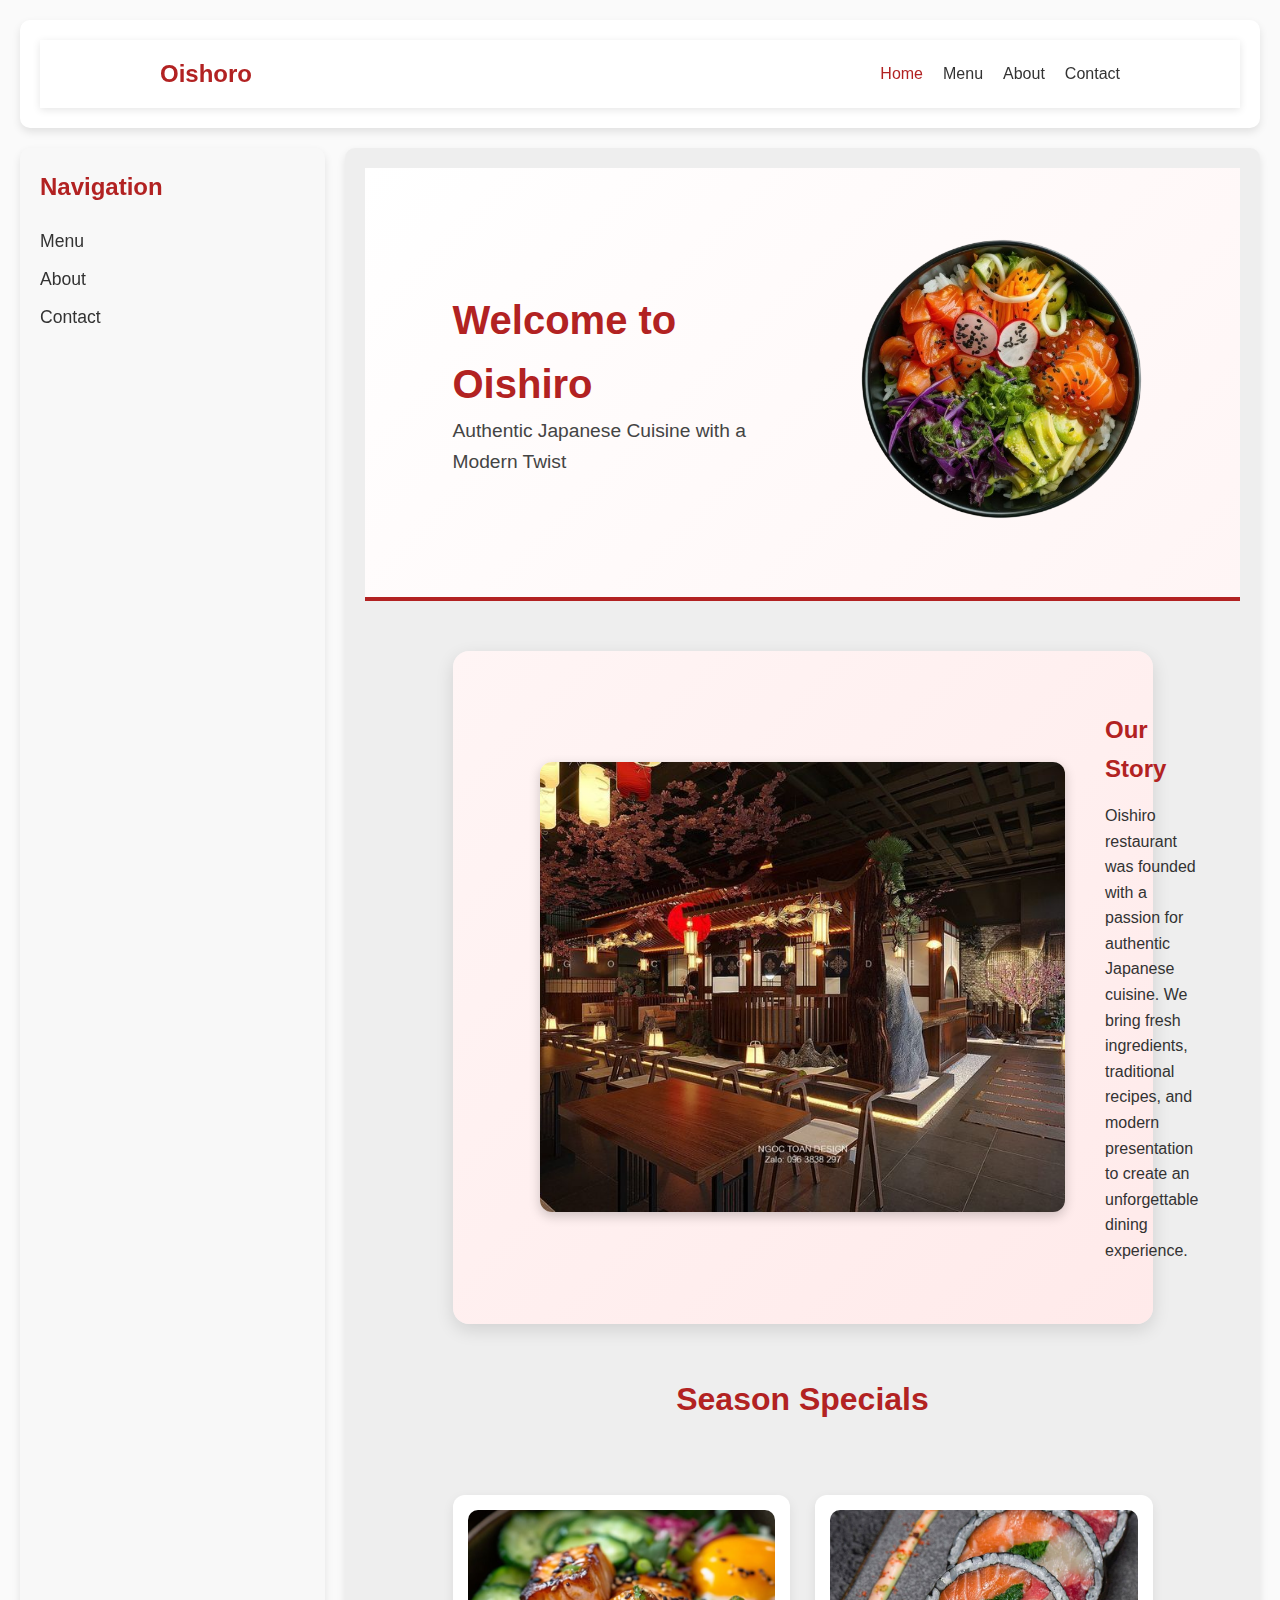
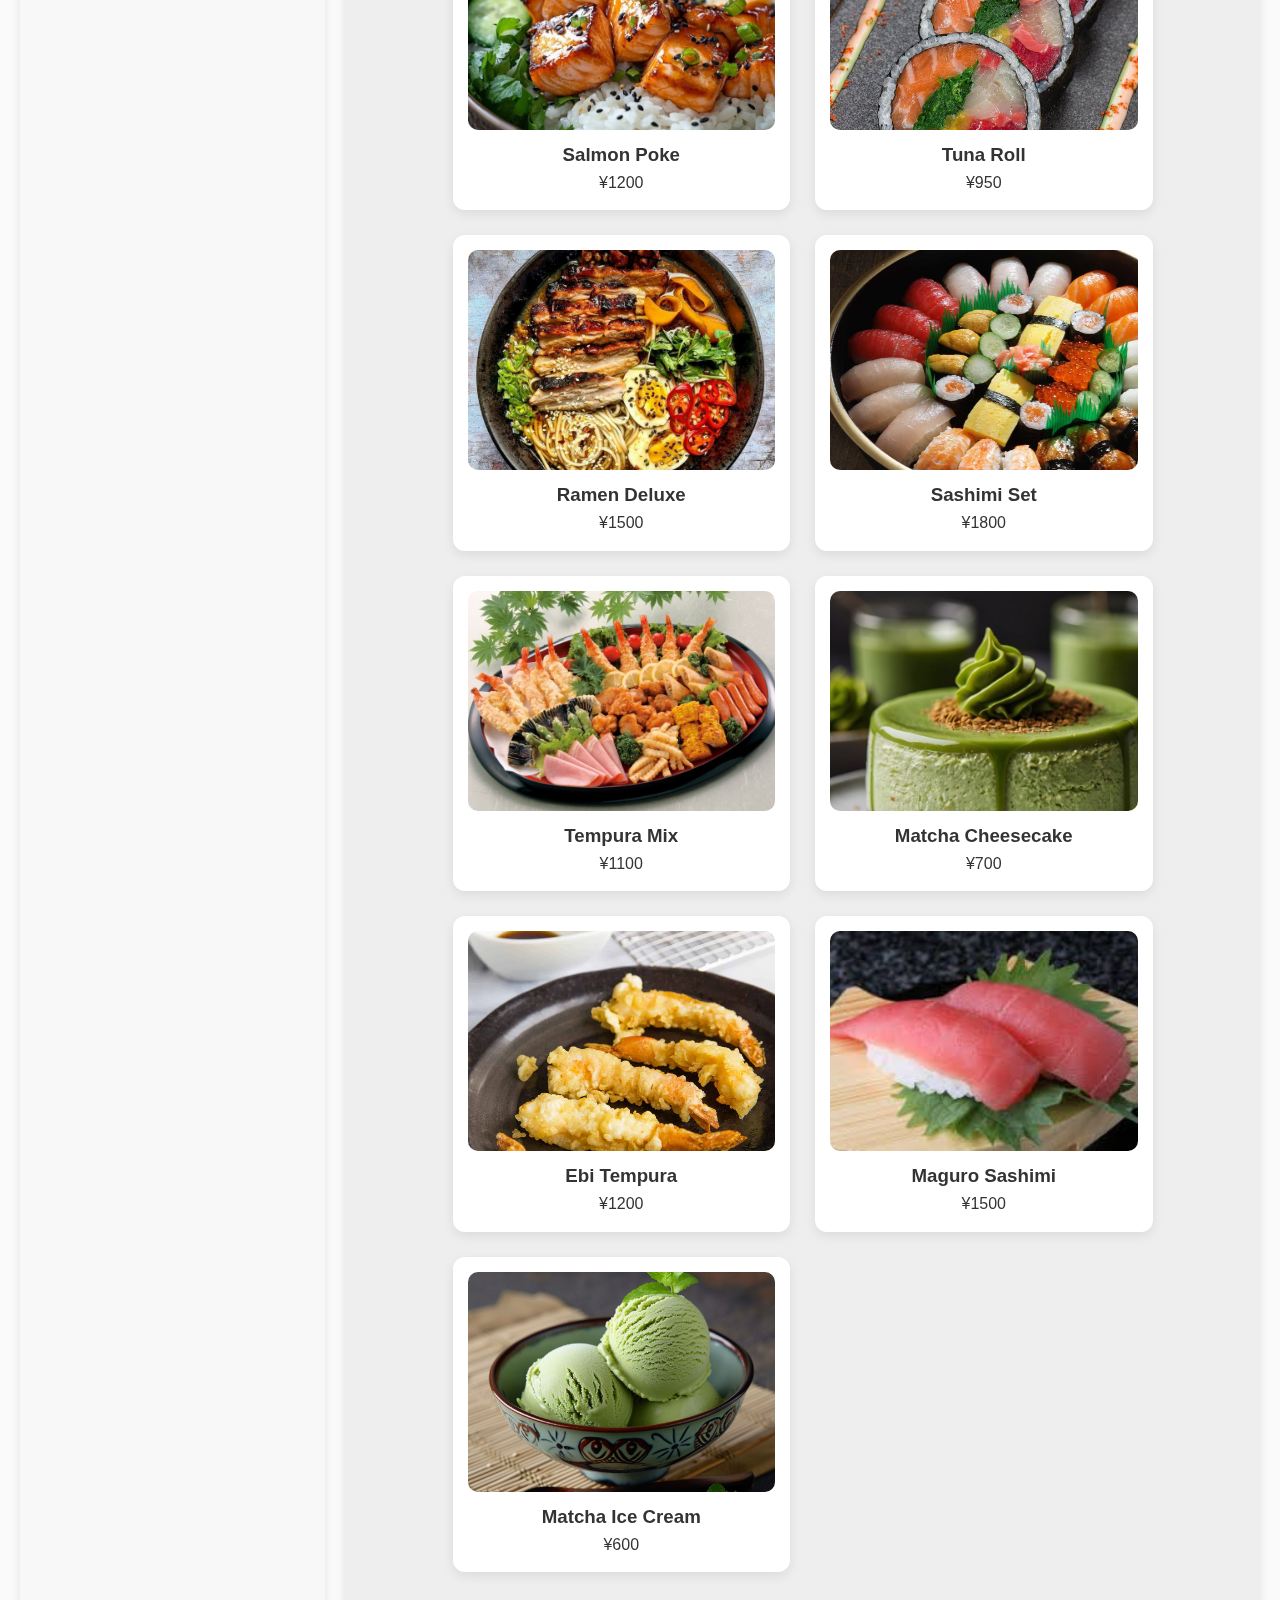
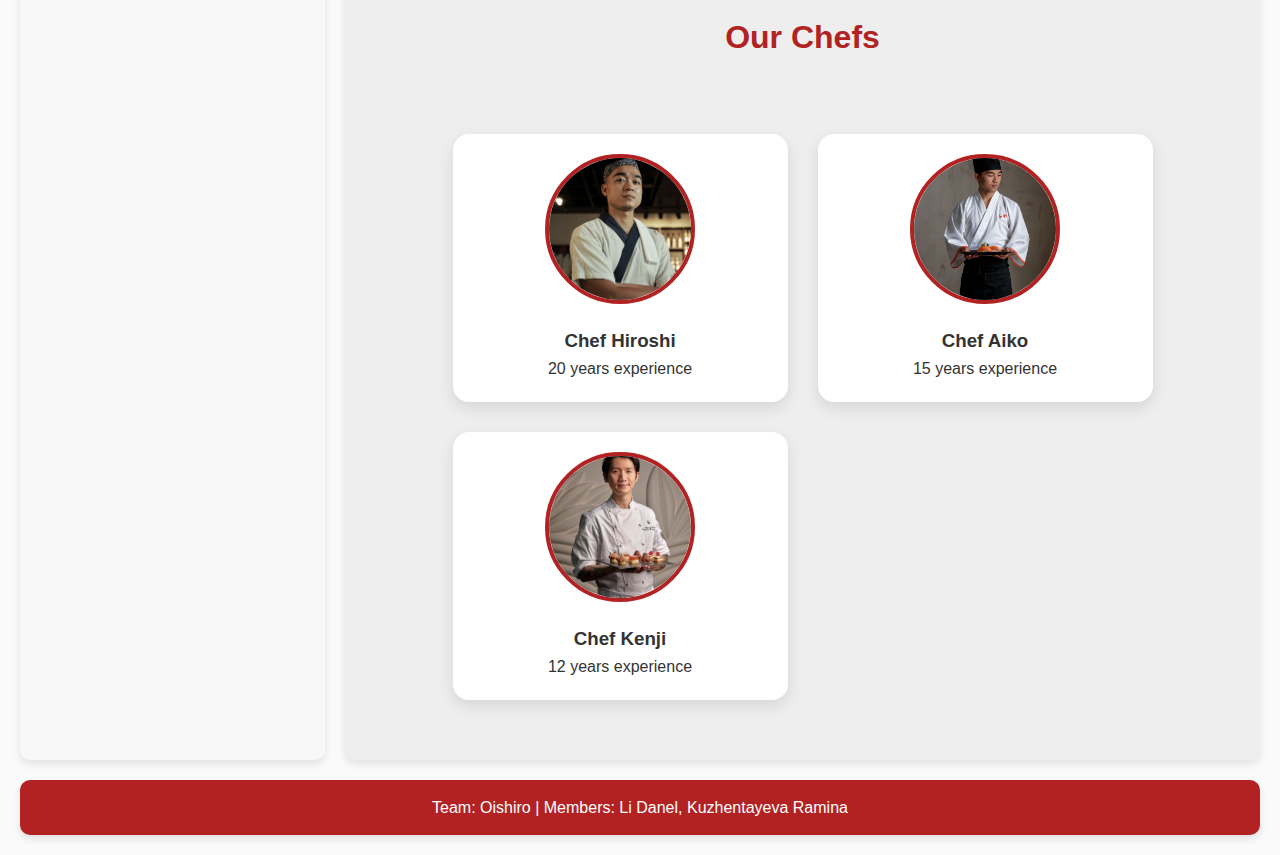
<file: index.html>
<!DOCTYPE html>
<html lang="en">
<head>
  <meta charset="UTF-8">
  <title>Sakura Bowl - Home</title>
  <link rel="stylesheet" href="style.css">
</head>
<body class="home-page">
  <div class="container">


    <!-- Header -->
    <header class="header">
      <nav>
        <div class="logo">Oishoro</div>
        <ul>
          <li><a href="index.html" class="active">Home</a></li>
          <li><a href="menu.html">Menu</a></li>
          <li><a href="indexr.html">About</a></li>
          <li><a href="contact.html">Contact</a></li>
        </ul>
      </nav>
    </header>


    <!-- Sidebar -->
    <aside class="sidebar">
      <h3>Navigation</h3>
      <ul>
        <li><a href="menu.html">Menu</a></li>
        <li><a href="indexr.html">About</a></li>
        <li><a href="contact.html">Contact</a></li>
      </ul>
    </aside>


    <!-- Main -->
    <main class="main-container">
      <!-- Hero -->
      <section id="main-hero" class="hero">
        <div class="hero-left">
          <h1>Welcome to Oishiro</h1>
          <p>Authentic Japanese Cuisine with a Modern Twist</p>
        </div>
        <div class="hero-right">
          <div class="hero-bowl-wrapper">
            <img src="image/bowl_home.png" alt="Japanese Bowl" class="hero-bowl">
          </div>
        </div>
      </section>


      <!-- Story -->
      <section class="story">
        <img src="image/interier.jpg" alt="Restaurant Story">
        <div>
          <h2>Our Story</h2>
          <p>
            Oishiro restaurant was founded with a passion for authentic Japanese cuisine.
            We bring fresh ingredients, traditional recipes, and modern presentation
            to create an unforgettable dining experience.
          </p>
        </div>
      </section>


      <!-- Season Specials -->
      <section class="new-dishes">
  <h2>Season Specials</h2>
  <div class="dish-grid">
   
    <div class="dish-card">
      <img src="image/salmon_poke.jpg" alt="Salmon Poke">
      <div class="overlay"><p>Fresh salmon poke bowl</p></div>
      <h3>Salmon Poke</h3>
      <p>¥1200</p>
    </div>


    <div class="dish-card">
      <img src="image/tuna_roll.jpg" alt="Tuna Roll">
      <div class="overlay"><p>Classic tuna sushi roll</p></div>
      <h3>Tuna Roll</h3>
      <p>¥950</p>
    </div>


    <div class="dish-card">
      <img src="image/ramen_deluxe.jpg" alt="Ramen Deluxe">
      <div class="overlay"><p>Deluxe ramen with shrimp and egg</p></div>
      <h3>Ramen Deluxe</h3>
      <p>¥1500</p>
    </div>


    <div class="dish-card">
      <img src="image/sashimi_set.jpg" alt="Sashimi Set">
      <div class="overlay"><p>Assorted fresh sashimi</p></div>
      <h3>Sashimi Set</h3>
      <p>¥1800</p>
    </div>


    <div class="dish-card">
      <img src="image/tempura_mix.jpg" alt="Tempura Mix">
      <div class="overlay"><p>Crispy tempura assortment</p></div>
      <h3>Tempura Mix</h3>
      <p>¥1100</p>
    </div>


    <div class="dish-card">
      <img src="image/matcha_cheesecake.jpg" alt="Matcha Cheesecake">
      <div class="overlay"><p>Sweet matcha cheesecake</p></div>
      <h3>Matcha Cheesecake</h3>
      <p>¥700</p>
    </div>


    <div class="dish-card">
      <img src="image/ebi_tempura.jpg" alt="Ebi Tempura">
      <div class="overlay"><p>Golden fried shrimp tempura</p></div>
      <h3>Ebi Tempura</h3>
      <p>¥1200</p>
    </div>


    <div class="dish-card">
      <img src="image/maguro.jpg" alt="Maguro Sashimi">
      <div class="overlay"><p>Fresh tuna sashimi</p></div>
      <h3>Maguro Sashimi</h3>
      <p>¥1500</p>
    </div>


    <div class="dish-card">
      <img src="image/ice_cream.jpg" alt="Matcha Ice Cream">
      <div class="overlay"><p>Creamy green tea ice cream</p></div>
      <h3>Matcha Ice Cream</h3>
      <p>¥600</p>
    </div>


  </div>
</section>




      <!-- Chefs -->
      <section class="chefs">
        <h2>Our Chefs</h2>
        <div class="chef-grid">
          <div class="chef-card"><img src="image/chef_1.jpg"><h3>Chef Hiroshi</h3><p>20 years experience</p></div>
          <div class="chef-card"><img src="image/chef_2.jpg"><h3>Chef Aiko</h3><p>15 years experience</p></div>
          <div class="chef-card"><img src="image/shef_3.jpg"><h3>Chef Kenji</h3><p>12 years experience</p></div>
        </div>
      </section>
    </main>


    <!-- Footer -->
    <footer class="footer">
      <p>Team: Oishiro | Members: Li Danel, Kuzhentayeva Ramina</p>
    </footer>


  </div>
</body>
</html>
</file>
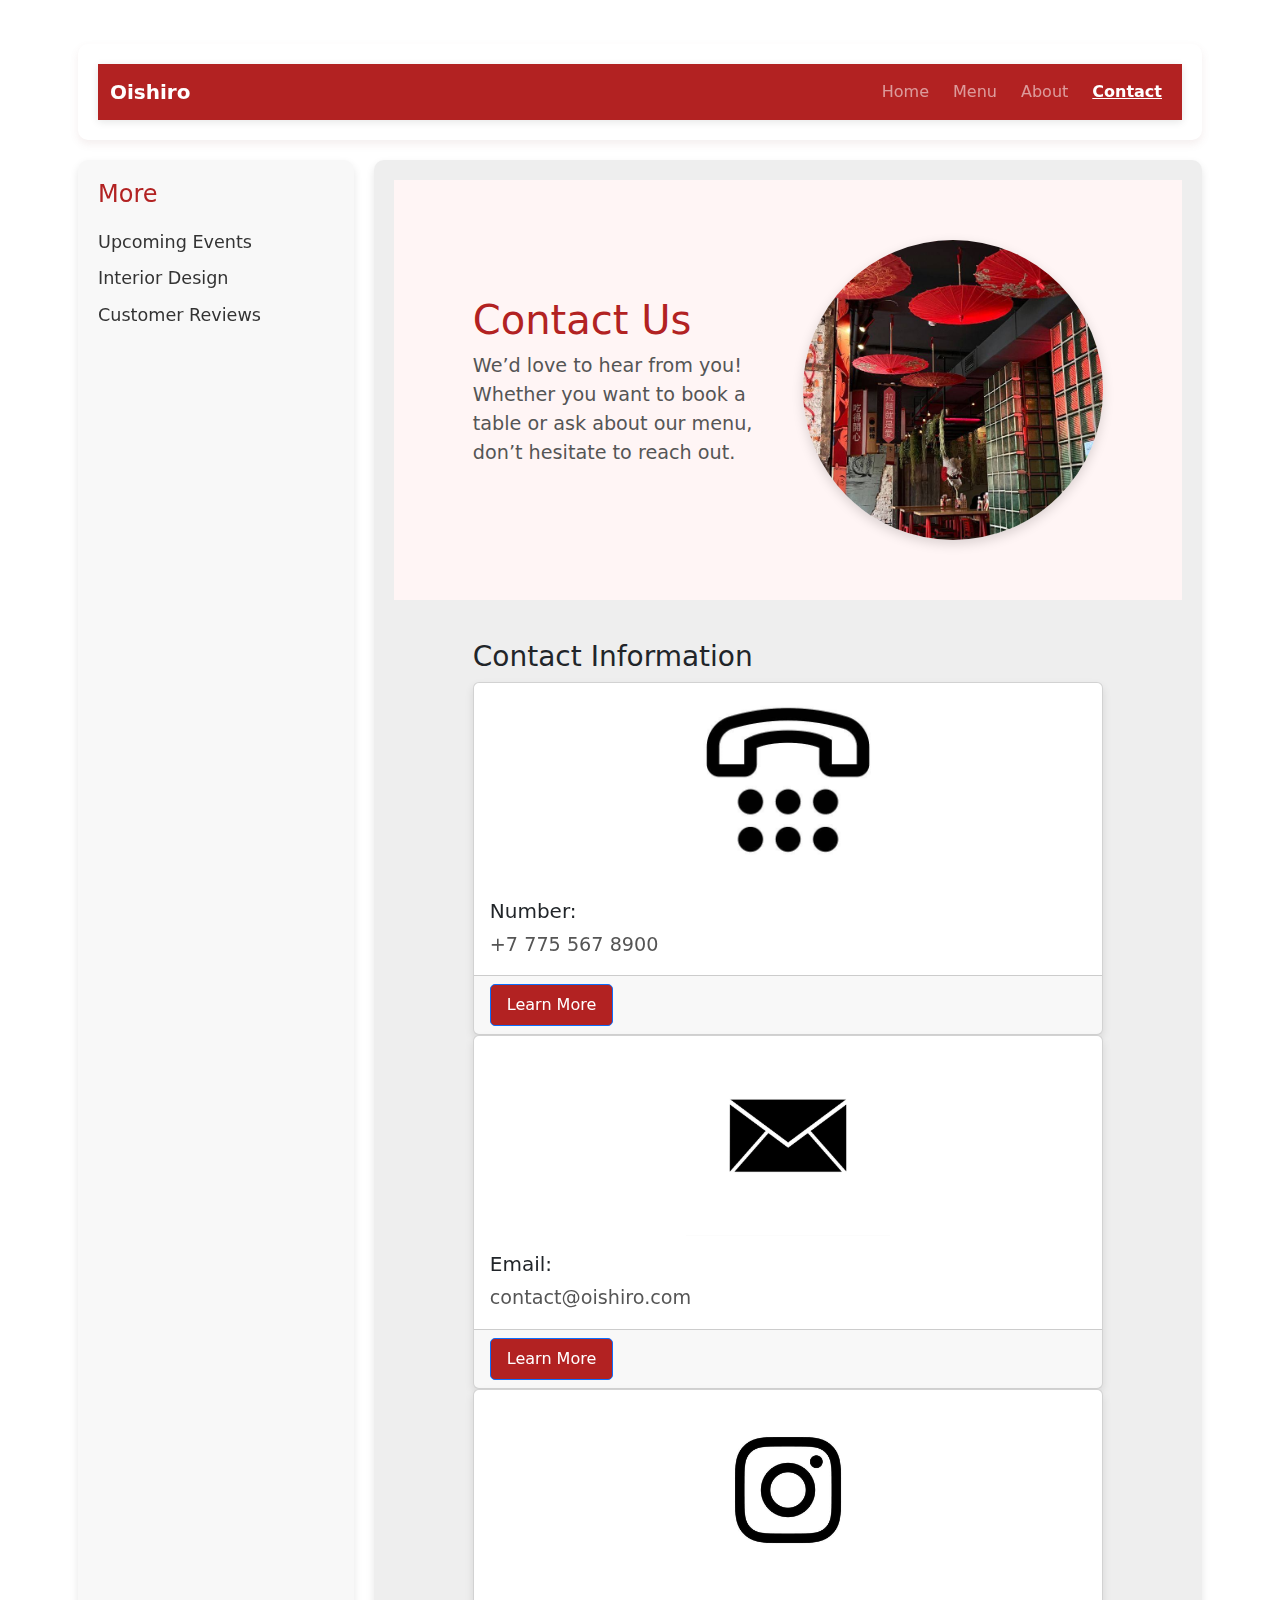
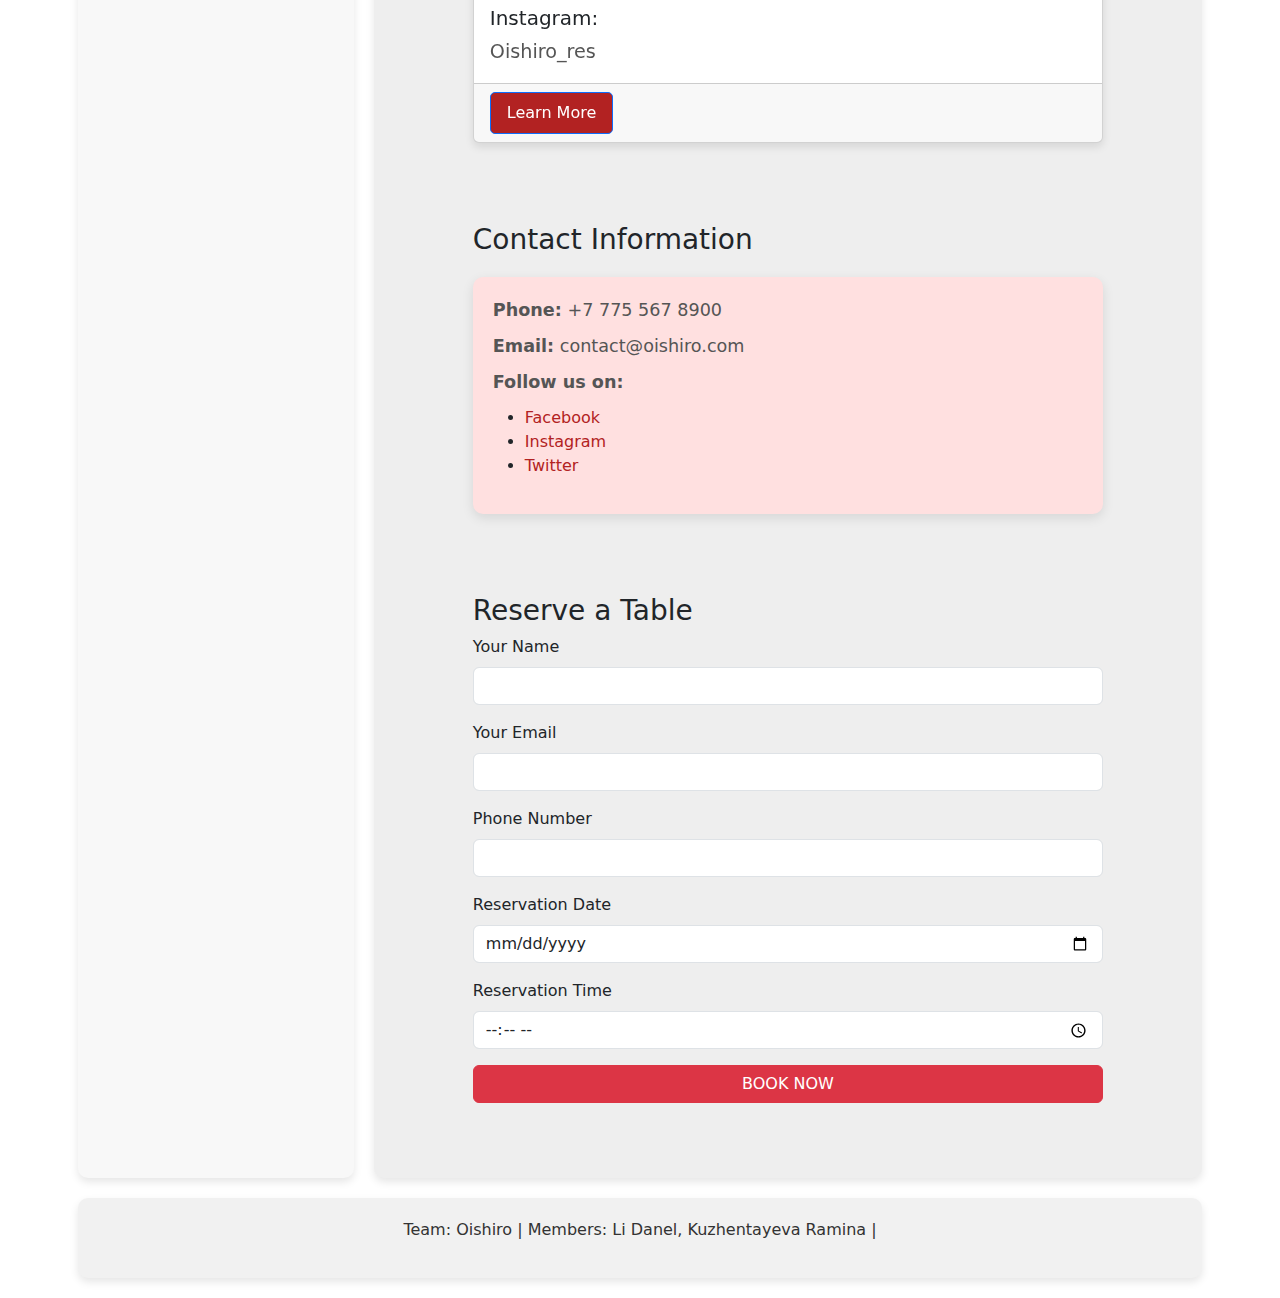
<file: contact.html>
<!DOCTYPE html>
<html lang="en">
<head>
  <meta charset="UTF-8">
  <meta name="viewport" content="width=device-width, initial-scale=1.0">
  <title>Contact Us | Oishiro</title>
  <link rel="stylesheet" href="styles.css">
  <link href="https://cdn.jsdelivr.net/npm/bootstrap@5.3.2/dist/css/bootstrap.min.css" rel="stylesheet">

</head>
<body class="contact-page">

    <div class="container mt-lg-4 px-sm-2">

  <!-- Navigation -->
<header class="header">
  <nav class="navbar navbar-expand-lg navbar-dark" style="background-color:#b22222;">
    <div class="container-fluid">
      <a class="navbar-brand fw-semibold" href="index.html">Oishiro</a>

      <button class="navbar-toggler" type="button" data-bs-toggle="collapse" data-bs-target="#mainNav"
              aria-controls="mainNav" aria-expanded="false" aria-label="Toggle navigation">
        <span class="navbar-toggler-icon"></span>
      </button>

      <div class="collapse navbar-collapse" id="mainNav">
        <ul class="navbar-nav ms-auto gap-lg-2">
          <li class="nav-item"><a class="nav-link" href="index.html">Home</a></li>
          <li class="nav-item"><a class="nav-link" href="menu.html">Menu</a></li>
          <li class="nav-item"><a class="nav-link" href="indexr.html">About</a></li>
          <li class="nav-item"><a class="nav-link active" aria-current="page" href="contact.html">Contact</a></li>
          
        </ul>
      </div>
    </div>
  </nav>
</header>


  <!-- Sidebar -->
<aside class="sidebar">
  <h3>More</h3>
  <ul>
    <li><a href="indexr.html">Upcoming Events</a></li>
    <li><a href="indexr.html">Interior Design</a></li>
    <li><a href="indexr.html">Customer Reviews</a></li>
    
  </ul>
</aside>


 <main class="main-content">
  <!-- Hero Section -->
  <section class="menu-hero">
    <div class="menu-hero-left">
      <h2>Contact Us</h2>
      <p>We’d love to hear from you! Whether you want to book a table or ask about our menu, don’t hesitate to reach out.</p>
    </div>
    <div class="menu-hero-right">
      <div class="menu-h1-wrapper">
        <img src="image/p1.jpg" alt="Rotating Bowl" class="menu-h1">
      </div>
    </div>
  </section>

  <!-- Contact Info Section -->
<section class="contact-info">
  <h3>Contact Information</h3>

  <!-- Bootstrap Card Deck -->
  <div class="card-deck">
    <!-- Карточка 1 -->
    <div class="card">
      <img src="image/number.jpg" class="card-img-top" alt="Image 1">
      <div class="card-body">
        <h5 class="card-title">Number:</h5>
        <p class="card-text"> +7 775 567 8900</p>
      </div>
      <div class="card-footer">
        <a href="#" class="btn btn-primary">Learn More</a>
      </div>
    </div>

    <!-- Карточка 2 -->
    <div class="card">
      <img src="image/email.jpg" class="card-img-top" alt="Image 2">
      <div class="card-body">
        <h5 class="card-title">Email: </h5>
        <p class="card-text">contact@oishiro.com</p>
      </div>
      <div class="card-footer">
        <a href="#" class="btn btn-primary">Learn More</a>
      </div>
    </div>

    <!-- Карточка 3 -->
    <div class="card">
      <img src="image/inst.jpg" class="card-img-top" alt="Image 3">
      <div class="card-body">
        <h5 class="card-title">Instagram:</h5>
        <p class="card-text">Oishiro_res</p>
      </div>
      <div class="card-footer">
        <a href="#" class="btn btn-primary">Learn More</a>
      </div>
    </div>
  </div>
</section>


  <!-- Contact Information Section -->
  <section class="contact-info">
    <h3>Contact Information</h3>
    <div class="info-box">
        <p><strong>Phone:</strong> +7 775 567 8900</p>
        <p><strong>Email:</strong> contact@oishiro.com</p>
        <p><strong>Follow us on:</strong></p>
        <ul>
            <li><a href="https://facebook.com/Oishiro" target="_blank">Facebook</a></li>
            <li><a href="https://instagram.com/Oishiro" target="_blank">Instagram</a></li>
            <li><a href="https://twitter.com/Oishiro" target="_blank">Twitter</a></li>
        </ul>
    </div>
</section>


  <!-- Reservation Form -->
  <section class="reservation">
  <h3>Reserve a Table</h3>
  <form>
    <!-- Your Name -->
    <div class="mb-3">
      <label for="name" class="form-label">Your Name</label>
      <input type="text" class="form-control" id="name" name="name" required>
    </div>

    <!-- Your Email -->
    <div class="mb-3">
      <label for="email" class="form-label">Your Email</label>
      <input type="email" class="form-control" id="email" name="email" required>
    </div>

    <!-- Phone Number -->
    <div class="mb-3">
      <label for="phone" class="form-label">Phone Number</label>
      <input type="tel" class="form-control" id="phone" name="phone" required>
    </div>

    <!-- Reservation Date -->
    <div class="mb-3">
      <label for="date" class="form-label">Reservation Date</label>
      <input type="date" class="form-control" id="date" name="date" required>
    </div>

    <!-- Reservation Time -->
    <div class="mb-3">
      <label for="time" class="form-label">Reservation Time</label>
      <input type="time" class="form-control" id="time" name="time" required>
    </div>

    <!-- Submit Button -->
    <button type="submit" class="btn btn-danger w-100">Book Now</button>
  </form>
</section>

  </main>


  <footer class="footer">
    <p>Team: Oishiro | Members: Li Danel, Kuzhentayeva Ramina |</p>
  </footer>
  
  </div>
<script src="https://cdn.jsdelivr.net/npm/bootstrap@5.3.2/dist/js/bootstrap.bundle.min.js"></script>

</body>
</html>
</file>
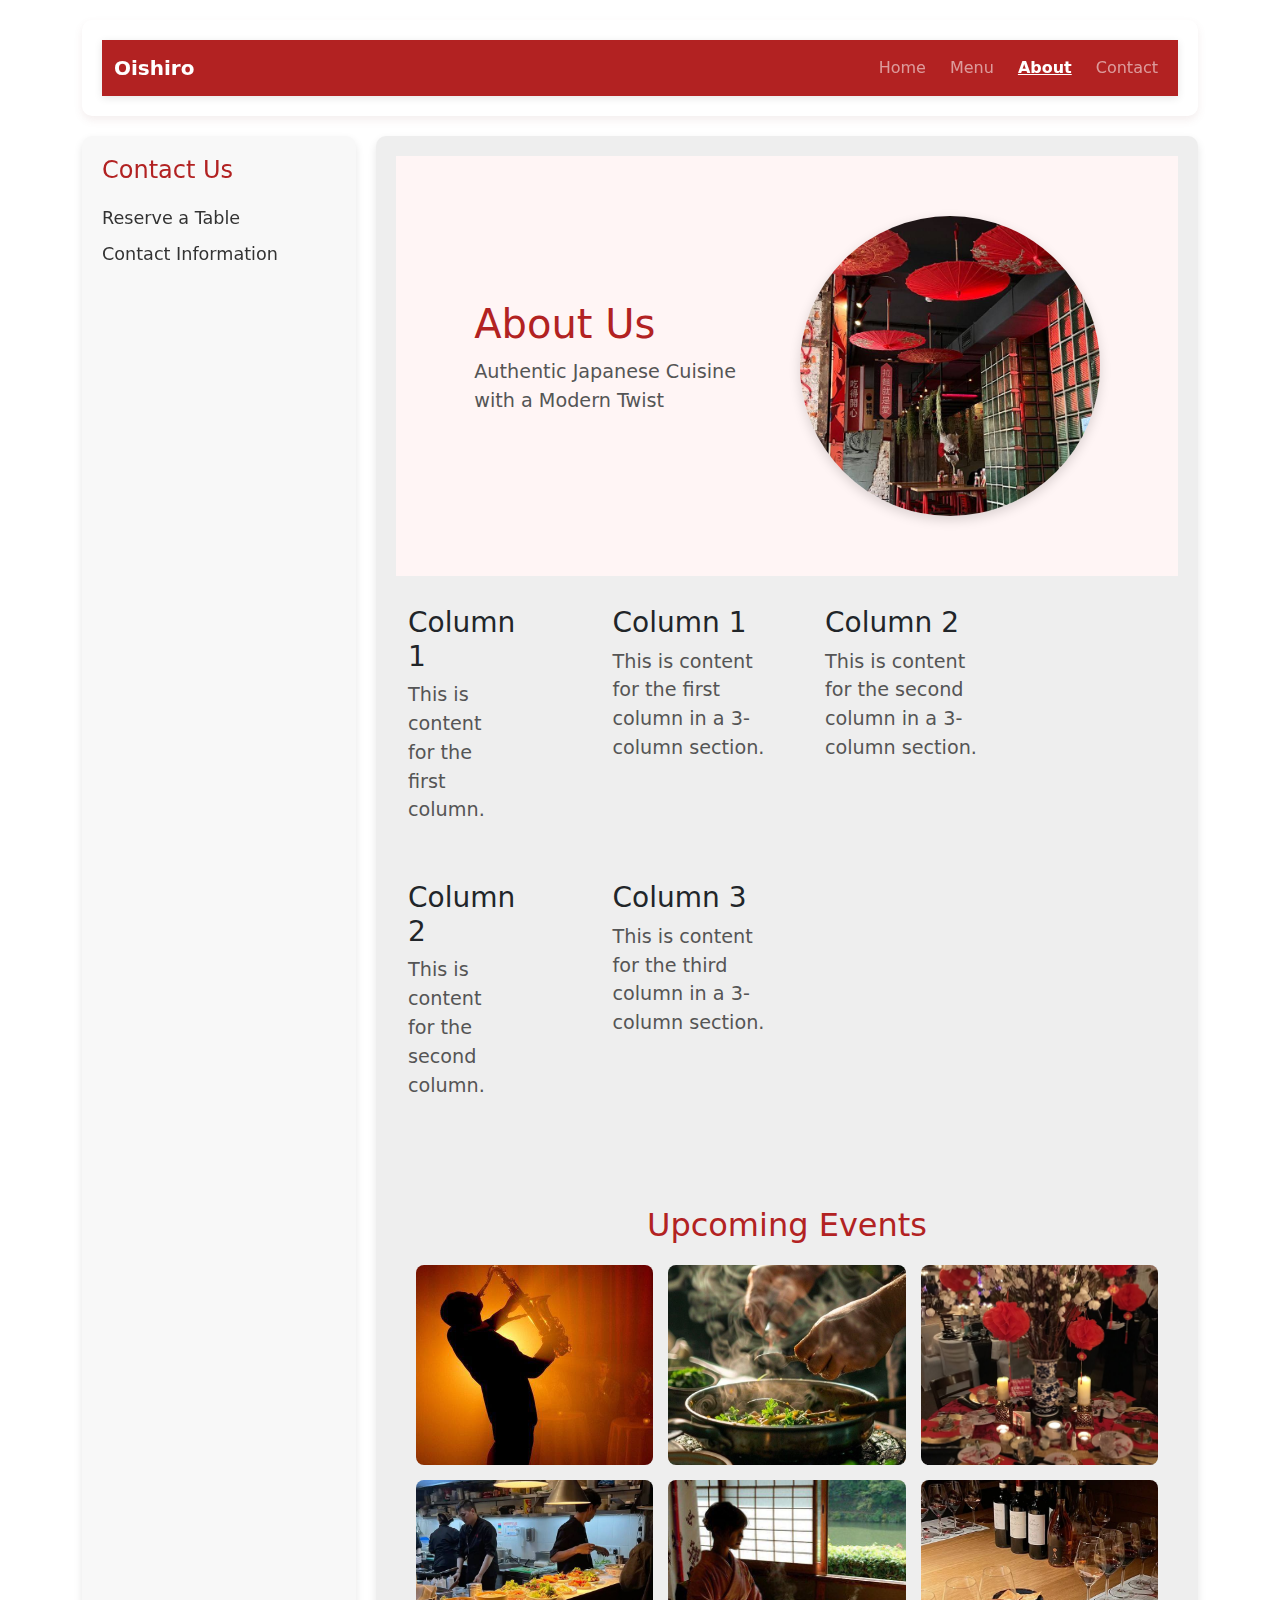
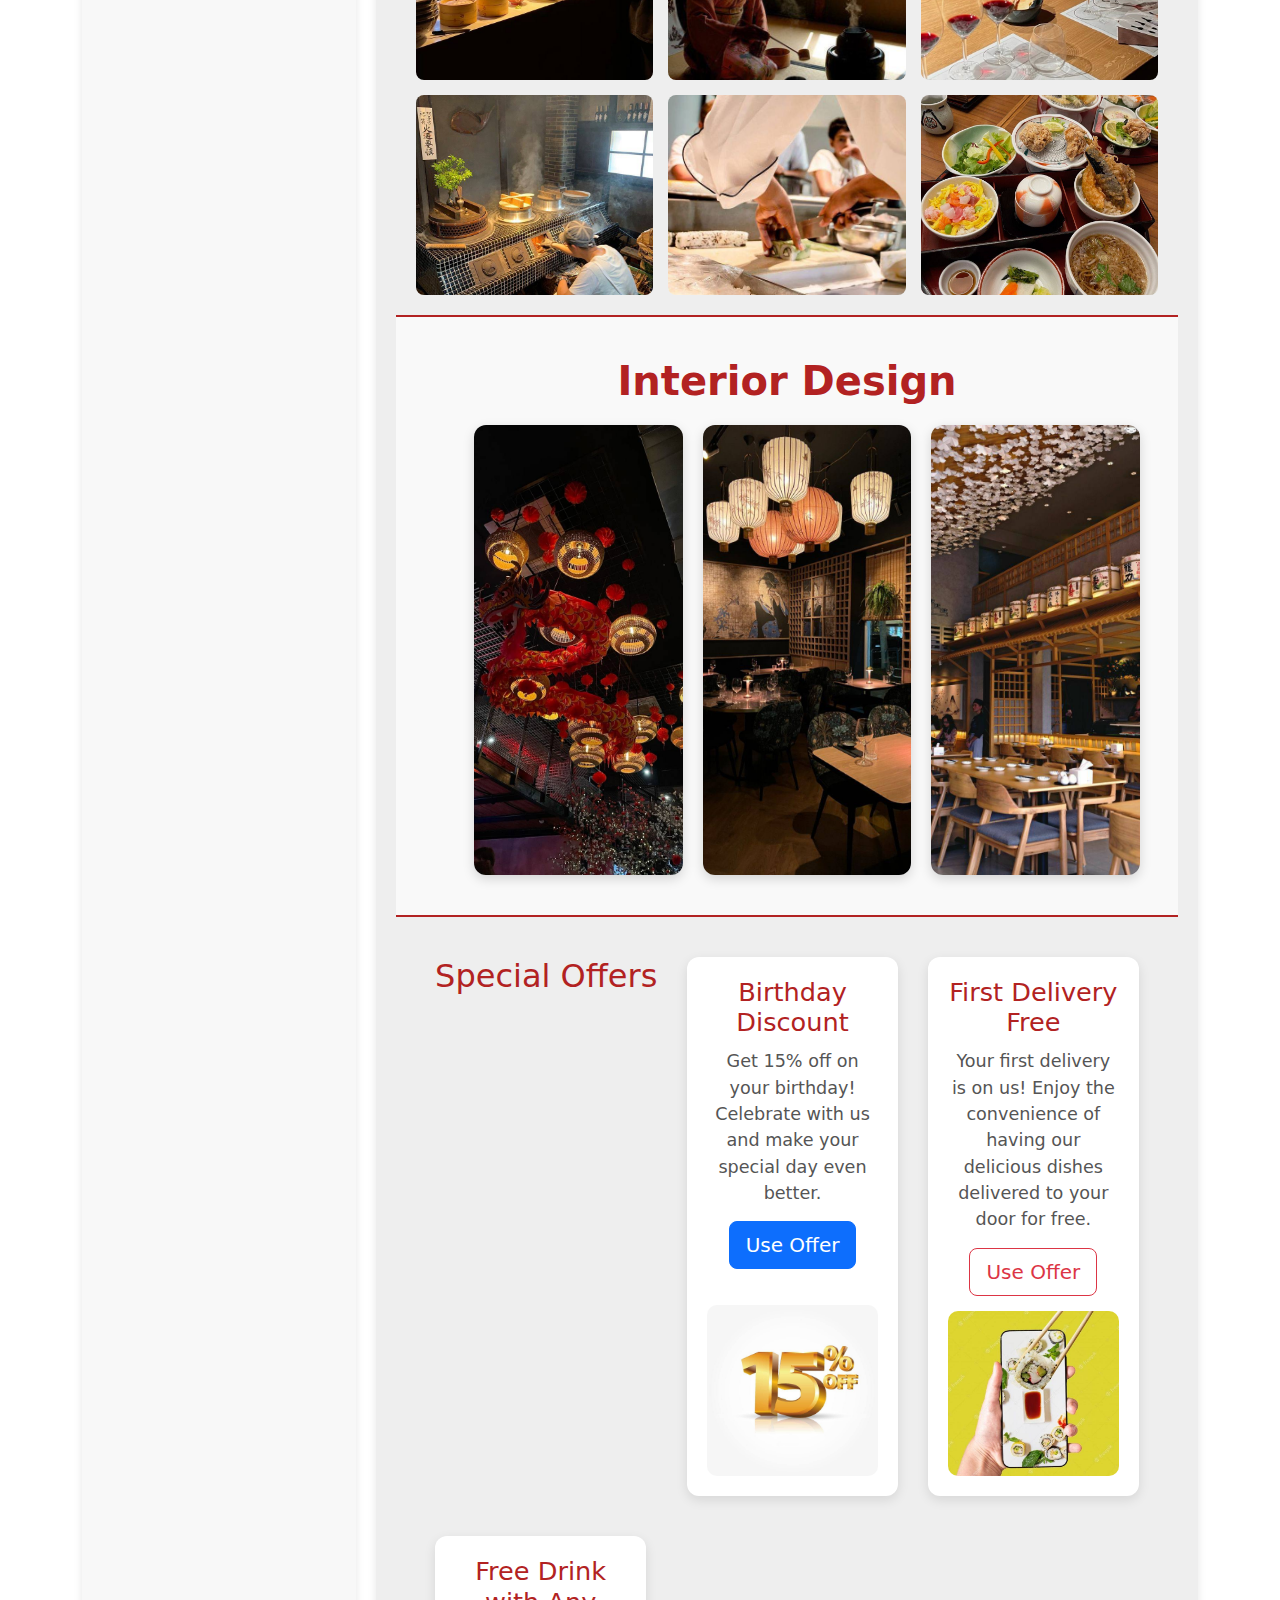
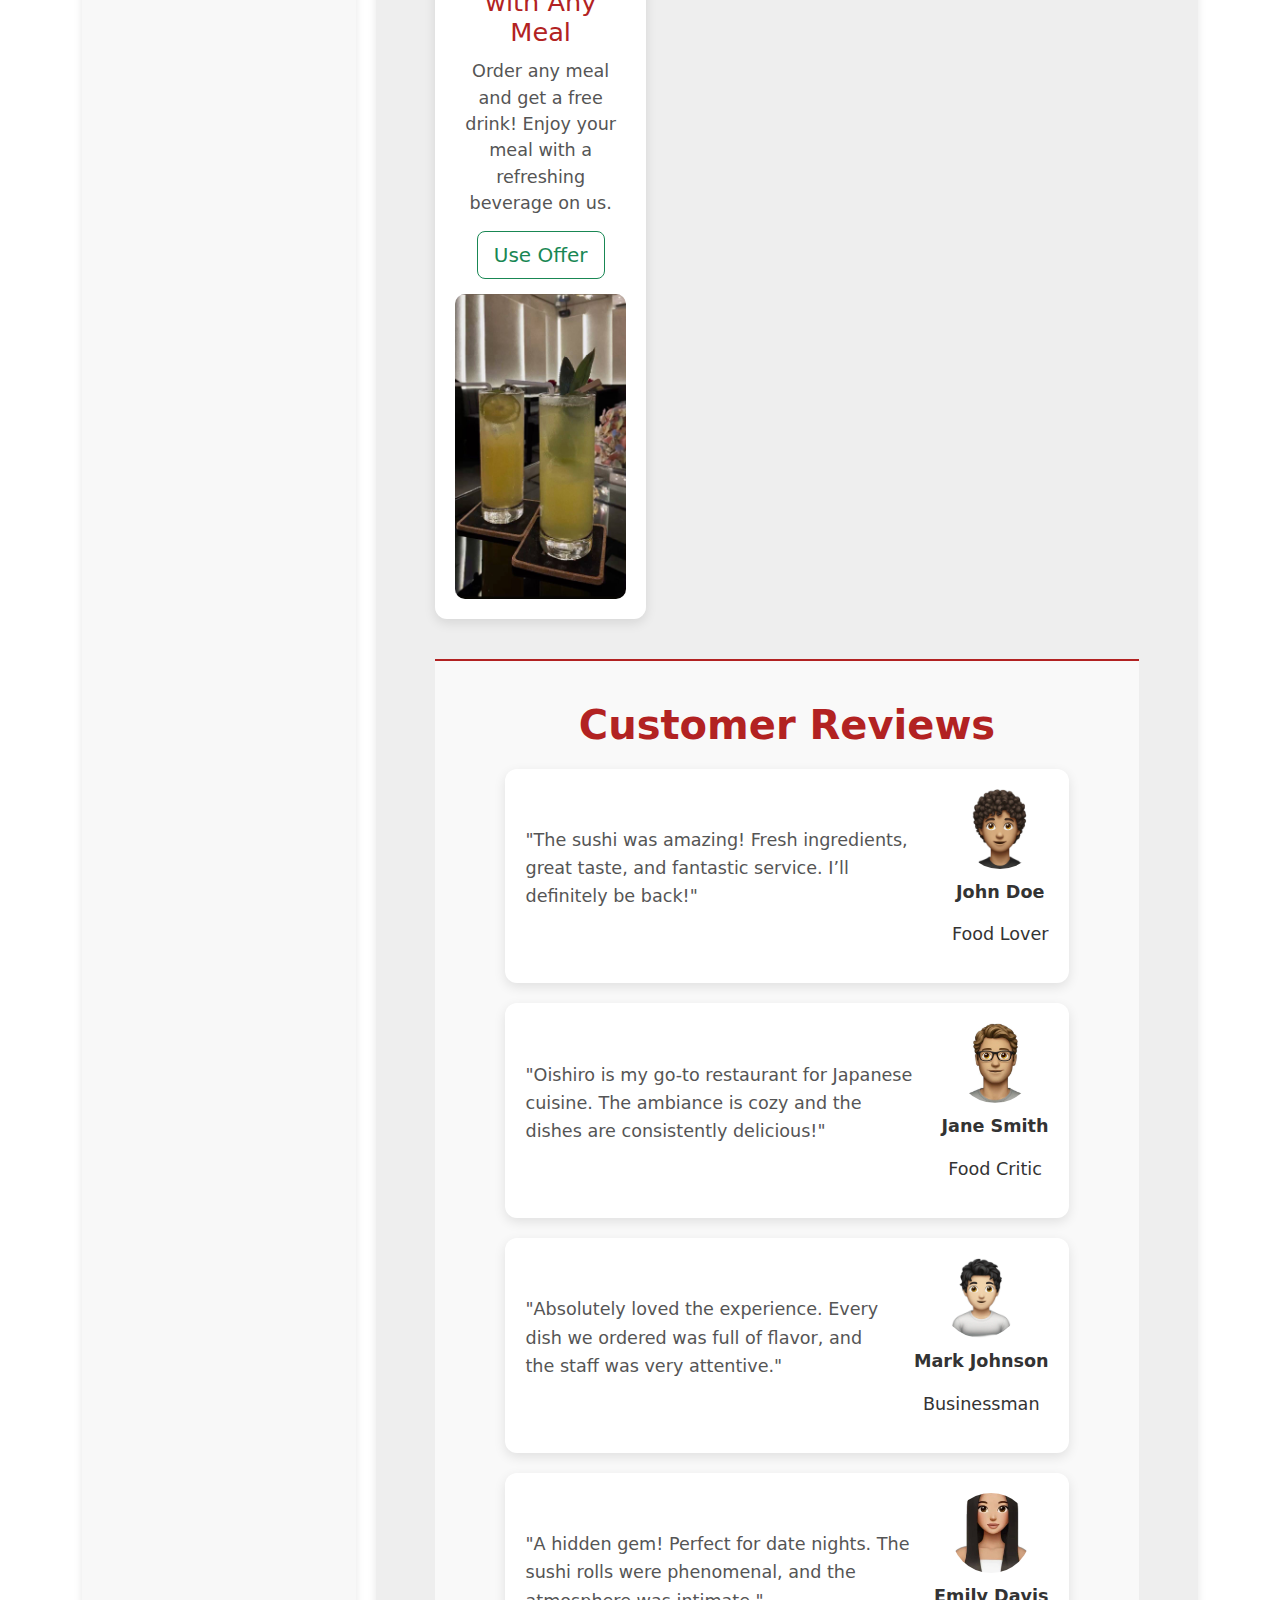
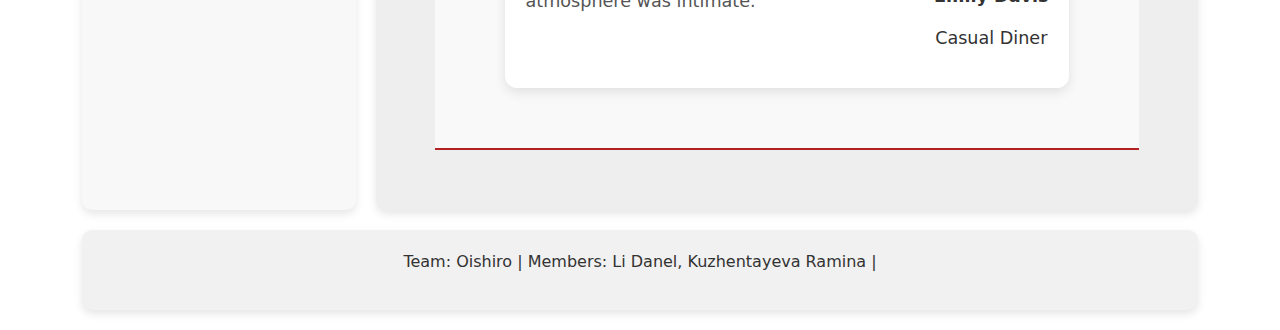
<file: indexr.html>
<!DOCTYPE html>
<html lang="en">
<head>
  <meta charset="UTF-8">
  <meta name="viewport" content="width=device-width, initial-scale=1.0">
  <title>About Us | Oishiro</title>
  <link rel="stylesheet" href="styles.css">
  <link href="https://cdn.jsdelivr.net/npm/bootstrap@5.3.2/dist/css/bootstrap.min.css" rel="stylesheet">

</head>

<body class="about-page">

   <div class="container">

  <!-- Navigation -->
<header class="header">
  <nav class="navbar navbar-expand-lg navbar-dark" style="background-color:#b22222;">
    <div class="container-fluid">
      <a class="navbar-brand fw-semibold" href="index.html">Oishiro</a>

      <button class="navbar-toggler" type="button" data-bs-toggle="collapse" data-bs-target="#mainNav"
              aria-controls="mainNav" aria-expanded="false" aria-label="Toggle navigation">
        <span class="navbar-toggler-icon"></span>
      </button>

      <div class="collapse navbar-collapse" id="mainNav">
        <ul class="navbar-nav ms-auto gap-lg-2">
          <li class="nav-item"><a class="nav-link" href="index.html">Home</a></li>
          <li class="nav-item"><a class="nav-link" href="menu.html">Menu</a></li>
          <li class="nav-item"><a class="nav-link active" aria-current="page" href="indexr.html">About</a></li>
          <li class="nav-item"><a class="nav-link" href="contact.html">Contact</a></li>
         
        </ul>
      </div>
    </div>
  </nav>
</header>



  <!-- Sidebar -->
<aside class="sidebar">
  <h3>Contact Us</h3>
  <ul>
    <li><a href="contact.html">Reserve a Table</a></li>
    <li><a href="contact.html">Contact Information</a></li>
    
  </ul>
</aside>


 <main class="main-content">
  <!-- Hero Section -->
<section class="hero">
  <div class="hero-left">
    <h1>About Us</h1>
    <p>Authentic Japanese Cuisine with a Modern Twist</p>
  </div>
  <div class="hero-right">
    <div class="hero-h1-wrapper">
      <img src="image/p1.jpg" alt="Rotating p1" class="hero-h1">
    </div>
  </div>
</section>


 <section class="container">
  <!-- Секция с двумя колонками -->
  <div class="row">
    <div class="col-lg-6 col-md-12">
      <div class="content-box">
        <h3>Column 1</h3>
        <p>This is content for the first column.</p>
      </div>
    </div>
    <div class="col-lg-6 col-md-12">
      <div class="content-box">
        <h3>Column 2</h3>
        <p>This is content for the second column.</p>
      </div>
    </div>
  </div>

  <!-- Секция с тремя колонками -->
  <div class="row">
    <div class="col-lg-4 col-md-6 col-sm-12">
      <div class="content-box">
        <h3>Column 1</h3>
        <p>This is content for the first column in a 3-column section.</p>
      </div>
    </div>
    <div class="col-lg-4 col-md-6 col-sm-12">
      <div class="content-box">
        <h3>Column 2</h3>
        <p>This is content for the second column in a 3-column section.</p>
      </div>
    </div>
    <div class="col-lg-4 col-md-6 col-sm-12">
      <div class="content-box">
        <h3>Column 3</h3>
        <p>This is content for the third column in a 3-column section.</p>
      </div>
    </div>
  </div>
</section>

<section class="gallery">
  <h2>Upcoming Events</h2>
  <div class="gallery-container">
    
    <!-- Событие 1: Живое исполнение музыки -->
    <div class="gallery-item">
      <img src="image/live_music.jpg" alt="Live Music">
      <div class="caption">Live Music Night</div>
    </div>

    <!-- Событие 2: Кулинарный мастер-класс -->
    <div class="gallery-item">
      <img src="image/cooking_class.jpg" alt="Cooking Class">
      <div class="caption">Cooking Class with Chef</div>
    </div>

    <!-- Событие 3: Тематика вечеринки -->
    <div class="gallery-item">
      <img src="image/party_theme.jpg" alt="Themed Party">
      <div class="caption">Themed Party Night</div>
    </div>

    <!-- Событие 4: Вечер кулинарных открытий -->
    <div class="gallery-item">
      <img src="image/culinary_night.jpg" alt="Culinary Discovery Night">
      <div class="caption">Culinary Discovery Night</div>
    </div>

    <!-- Событие 5: Вечер японских традиций -->
    <div class="gallery-item">
      <img src="image/japanese_traditions.jpg" alt="Japanese Traditions Night">
      <div class="caption">Japanese Traditions Night</div>
    </div>

    <!-- Событие 6: Вечер с дегустацией вин -->
    <div class="gallery-item">
      <img src="image/wine_tasting.jpg" alt="Wine Tasting">
      <div class="caption">Wine Tasting Event</div>
    </div>

    <!-- Событие 7: Семинар по японской кухне -->
    <div class="gallery-item">
      <img src="image/japanese_cuisine_workshop.jpg" alt="Japanese Cuisine Workshop">
      <div class="caption">Japanese Cuisine Workshop</div>
    </div>

    <!-- Событие 8: Вечер с суши мастер-классом -->
    <div class="gallery-item">
      <img src="image/sushi_workshop.jpg" alt="Sushi Workshop">
      <div class="caption">Sushi Making Workshop</div>
    </div>

    <!-- Событие 9: Гастрономический тур по Японии -->
    <div class="gallery-item">
      <img src="image/japan_food_tour.jpg" alt="Japan Food Tour">
      <div class="caption">Japan Food Tour</div>
    </div>

  </div>
</section>





  <!-- Interior Design Section -->
<section class="interior">
  <div class="section-title">
    <h2>Interior Design</h2>
  </div>
  
  <!-- Три картинки на одной линии -->
  <div class="interior-images">
    <img src="image/inter1.jpg" alt="Interior Design 1">
    <img src="image/inter2.jpg" alt="Interior Design 2">
    <img src="image/inter3.jpg" alt="Interior Design 3">
  </div>
  
</section>


  <section class="special-offers">
  <h2 class="special-offers-heading">Special Offers</h2>

  <!-- Offer 1: Birthday Discount -->
  <div class="offer">
  <div class="offer-text">
    <h3>Birthday Discount</h3>
    <p>Get 15% off on your birthday! Celebrate with us and make your special day even better.</p>
    <!-- Кнопка с основным стилем -->
    <button class="btn btn-primary btn-lg">Use Offer</button>
  </div>
  <div class="offer-img">
    <img src="image/birthday-offer.jpg" alt="Birthday Discount">
  </div>
</div>

<div class="offer">
  <div class="offer-text">
    <h3>First Delivery Free</h3>
    <p>Your first delivery is on us! Enjoy the convenience of having our delicious dishes delivered to your door for free.</p>
    <!-- Кнопка с вторичным стилем -->
    <button class="btn btn-outline-danger btn-lg">Use Offer</button>
  </div>
  <div class="offer-img">
    <img src="image/delivery-offer.jpg" alt="First Delivery Free">
  </div>
</div>

<div class="offer">
  <div class="offer-text">
    <h3>Free Drink with Any Meal</h3>
    <p>Order any meal and get a free drink! Enjoy your meal with a refreshing beverage on us.</p>
    <!-- Кнопка с контуром -->
    <button class="btn btn-outline-success btn-lg">Use Offer</button>
  </div>
  <div class="offer-img">
    <img src="image/drink-offer.jpg" alt="Free Drink with Any Meal">
  </div>
</div>



  <!-- Customer Reviews Section -->
<section class="reviews">
  <div class="section-title">
    <h2>Customer Reviews</h2>
  </div>

  <!-- Отзывы -->
  <div class="review">
    <div class="review-text">
      <p>"The sushi was amazing! Fresh ingredients, great taste, and fantastic service. I’ll definitely be back!"</p>
    </div>
    <div class="reviewer">
      <img src="image/m1.jpg" alt="Reviewer 1">
      <p><strong>John Doe</strong></p>
      <p>Food Lover</p>
    </div>
  </div>

  <div class="review">
    <div class="review-text">
      <p>"Oishiro is my go-to restaurant for Japanese cuisine. The ambiance is cozy and the dishes are consistently delicious!"</p>
    </div>
    <div class="reviewer">
      <img src="image/m2.jpg" alt="Reviewer 2">
      <p><strong>Jane Smith</strong></p>
      <p>Food Critic</p>
    </div>
  </div>

  <div class="review">
    <div class="review-text">
      <p>"Absolutely loved the experience. Every dish we ordered was full of flavor, and the staff was very attentive."</p>
    </div>
    <div class="reviewer">
      <img src="image/m3.jpg" alt="Reviewer 3">
      <p><strong>Mark Johnson</strong></p>
      <p>Businessman</p>
    </div>
  </div>

  <div class="review">
    <div class="review-text">
      <p>"A hidden gem! Perfect for date nights. The sushi rolls were phenomenal, and the atmosphere was intimate."</p>
    </div>
    <div class="reviewer">
      <img src="image/w1.jpg" alt="Reviewer 4">
      <p><strong>Emily Davis</strong></p>
      <p>Casual Diner</p>
    </div>
  </div>
</section>
</main>

  <!-- Footer -->
  <footer class="footer">
    <p>Team: Oishiro | Members: Li Danel, Kuzhentayeva Ramina |</p>
  </footer>

  </div>
<script src="https://cdn.jsdelivr.net/npm/bootstrap@5.3.2/dist/js/bootstrap.bundle.min.js"></script>
  
</body>
</html>
</file>
<file: style.css>
/* === Базовые стили === */
* {
  margin: 0;
  padding: 0;
  box-sizing: border-box;
}

body {
  font-family: "Segoe UI", Arial, sans-serif;
  line-height: 1.6;
  background: #fafafa;
  color: #333;
}

/* === Основной контейнер (Grid Layout) === */
.container {
  display: grid;
  grid-template-columns: 1fr 3fr; 
  grid-template-rows: auto 1fr auto; 
  grid-template-areas:
    "header header"
    "sidebar main"
    "footer footer";
  gap: 20px;
  padding: 20px;
}

/* === Сайдбар === */
.sidebar {
  grid-area: sidebar;
  background-color: #f8f8f8;
  padding: 20px;
  border-radius: 10px;
  box-shadow: 0 4px 8px rgba(0, 0, 0, 0.1);
  position: sticky;
  top: 80px;
}

.sidebar h3 {
  font-size: 1.5rem;
  color: #b22222;
  margin-bottom: 20px;
}

.sidebar ul {
  list-style: none;
  padding: 0;
}

.sidebar ul li {
  margin-bottom: 10px;
}

.sidebar ul li a {
  text-decoration: none;
  color: #333;
  font-size: 1.1rem;
  transition: color 0.3s ease;
}

.sidebar ul li a:hover {
  color: #b22222;
}

/* === Основной контент === */
.main-container {
  grid-area: main;
  background-color: #eee;
  padding: 20px;
  border-radius: 10px;
  box-shadow: 0 4px 8px rgba(0, 0, 0, 0.1);
}

/* === Header === */
.header {
  grid-area: header;
  background-color: #fff;
  padding: 20px;
  text-align: center;
  border-radius: 10px;
  box-shadow: 0 4px 8px rgba(0, 0, 0, 0.1);
}

/* === Footer === */
.footer {
  grid-area: footer;
  background: #b22222;
  color: #fff;
  padding: 15px;
  text-align: center;
  border-radius: 10px;
  box-shadow: 0 4px 8px rgba(0, 0, 0, 0.1);
}

/* === Navigation === */
nav {
  display: flex;
  justify-content: space-between;
  align-items: center;
  padding: 15px 10%;
  background: #fff;
  box-shadow: 0 2px 8px rgba(0,0,0,0.1);
  position: sticky;
  top: 0;
  z-index: 10;
}

nav .logo {
  font-size: 1.5rem;
  font-weight: bold;
  color: #b22222;
}

nav ul {
  list-style: none;
  display: flex;
  gap: 20px;
}

nav ul li a {
  text-decoration: none;
  color: #333;
  font-weight: 500;
  transition: 0.3s;
}

nav ul li a:hover,
nav ul li a.active {
  color: #b22222;
}

/* === Hero (главная) === */
.hero {
  display: flex;
  justify-content: space-between;
  align-items: center;
  padding: 60px 10%;
  gap: 40px;
}

.hero-left h1 {
  font-size: 2.5rem;
  color: #b22222;
}

.hero-left p {
  font-size: 1.2rem;
  color: #444;
}

.hero-right {
  display: flex;
  justify-content: center;
}

.hero-bowl-wrapper {
  max-width: 350px;
  animation: spin 12s linear infinite;
}

.hero-bowl {
  width: 100%;
  height: auto;
  object-fit: contain;
}

#main-hero {
  background: linear-gradient(135deg, #fff, #fff5f5);
  border-bottom: 4px solid #b22222;
}

@keyframes spin {
  from { transform: rotate(0deg); }
  to { transform: rotate(360deg); }
}

/* === Story === */
.story {
  display: flex;
  align-items: center;
  gap: 40px;
  padding: 60px 10%;
  background: linear-gradient(135deg, #fff5f5, #ffeaea);
  border-radius: 16px;
  box-shadow: 0 6px 18px rgba(0,0,0,0.12);
  margin: 50px 10%;
}

.story img {
  width: 100%;
  height: 450px;
  object-fit: cover;
  border-radius: 12px;
  box-shadow: 0 4px 12px rgba(0,0,0,0.2);
}

.story h2 {
  color: #b22222;
  margin-bottom: 15px;
}

/* === Season Specials === */
.new-dishes h2,
.chefs h2 {
  text-align: center;
  font-size: 2rem;
  color: #b22222;
  margin-bottom: 30px;
}

.dish-grid {
  display: grid;
  grid-template-columns: repeat(auto-fit, minmax(220px, 1fr));
  gap: 25px;
  padding: 40px 10%;
}

.dish-card {
  background: #fff;
  border-radius: 12px;
  padding: 15px;
  text-align: center;
  box-shadow: 0 4px 12px rgba(0,0,0,0.08);
  transition: transform 0.3s;
}

.dish-card:hover {
  transform: translateY(-6px);
}

.dish-card img {
  width: 100%;
  height: 220px;
  object-fit: cover;
  border-radius: 10px;
  margin-bottom: 10px;
}

/* === Chefs === */
.chef-grid {
  display: grid;
  grid-template-columns: repeat(auto-fit, minmax(250px, 1fr));
  gap: 30px;
  padding: 40px 10%;
}

.chef-card {
  background: #fff;
  border-radius: 16px;
  padding: 20px;
  text-align: center;
  box-shadow: 0 6px 16px rgba(0,0,0,0.1);
  transition: transform 0.3s, box-shadow 0.3s;
}

.chef-card:hover {
  transform: translateY(-8px);
  box-shadow: 0 10px 20px rgba(0,0,0,0.15);
}

.chef-card img {
  width: 150px;
  height: 150px;
  border-radius: 50%;
  object-fit: cover;
  margin-bottom: 15px;
  border: 4px solid #b22222;
}

/* === Hero (меню) === */
.menu-hero {
  display: flex;
  justify-content: space-between;
  align-items: center;
  padding: 50px 10%;
  background: #fff5f5;
  gap: 40px;
}

.menu-hero-left {
  flex: 1;
}

.menu-hero-left h2 {
  font-size: 2rem;
  color: #b22222;
  margin-bottom: 10px;
}

.menu-hero-left p {
  font-size: 1.1rem;
  color: #555;
}

.menu-hero-right {
  flex: 1;
  display: flex;
  justify-content: center;
}

.menu-bowl-wrapper {
  max-width: 280px;
  animation: spin 12s linear infinite;
}

.menu-bowl {
  width: 100%;
  height: auto;
  object-fit: contain;
}

/* === Сетка меню (menu.html) === */
.menu-grid {
  display: grid;
  grid-template-columns: repeat(auto-fit, minmax(250px, 1fr));
  gap: 25px;
  padding: 40px 10%;
}

.menu-item {
  background: #fff;
  border-radius: 12px;
  padding: 15px;
  text-align: center;
  box-shadow: 0 4px 12px rgba(0,0,0,0.08);
  transition: transform 0.3s;
}

.menu-item:hover {
  transform: translateY(-5px);
}

.menu-item img {
  width: 100%;
  height: 230px;
  object-fit: cover;
  border-radius: 10px;
  margin-bottom: 15px;
}

.menu-page h2.section-title {
  text-align: center;
  font-size: 1.8rem;
  color: #b22222;
  margin: 40px 0 25px 0;
}

.menu-item h3 {
  font-size: 1.2rem;
  color: #b22222;
  margin-bottom: 8px;
}

.menu-item p {
  font-size: 0.95rem;
  color: #555;
  margin-bottom: 10px;
}
.gallery {
  display: grid;
  grid-template-columns: repeat(3, 1fr);
  gap: 15px;
}
.gallery-item {
  position: relative;
  overflow: hidden;
}
.gallery-item img {
  width: 100%;
  display: block;
  border-radius: 8px;
  transition: transform 0.3s ease;
}
.gallery-item:hover img {
  transform: scale(1.05);
}
.gallery-item .caption {
  position: absolute;
  bottom: 0;
  left: 0;
  right: 0;
  background: rgba(219, 127, 127, 0.6);
  color: #fff;
  text-align: center;
  padding: 5px;
  opacity: 0;
  transition: opacity 0.3s ease;
}
.gallery-item:hover .caption {
  opacity: 1;
}

/* === Hover overlay captions === */
.dish-card,
.menu-item {
  position: relative;
  overflow: hidden;
}

.dish-card img,
.menu-item img {
  display: block;
  width: 100%;
  border-radius: 10px;
  transition: transform 0.3s ease;
}

.dish-card:hover img,
.menu-item:hover img {
  transform: scale(1.05);
}

.overlay {
  position: absolute;
  top: 0;
  left: 0;
  right: 0;
  bottom: 0;
  background: rgba(219, 127, 127, 0.6);
  color: #ffffff;
  display: flex;
  justify-content: center;
  align-items: center;
  opacity: 0;
  transition: opacity 0.3s ease;
  border-radius: 10px;
  padding: 10px;
  text-align: center;
}

.dish-card:hover .overlay,
.menu-item:hover .overlay {
  opacity: 1;
}
</file>
<file: styles.css>
/* === Basic styles === */
/* === Basic styles === */
* {
  margin: 0;
  padding: 0;
  box-sizing: border-box;
}

body {
  font-family: "Segoe UI", Arial, sans-serif;
  line-height: 1.6;
  background: #fafafa;
  color: #333;
}

/* === Основной контейнер (Grid Layout) === */
.container {
  display: grid;
  grid-template-columns: 1fr 3fr; /* Сайдбар занимает 1 часть, основной контент - 3 части */
  grid-template-rows: auto 1fr auto; /* Заголовок (auto), основной контент (1fr), футер (auto) */
  grid-template-areas:
    "header header"  /* Заголовок занимает всю ширину */
    "sidebar main-content" /* Сайдбар и основной контент делят пространство */
    "footer footer";  /* Футер занимает всю ширину */
  gap: 20px; /* Отступы между секциями */
  padding: 20px;
}

/* === Сайдбар === */
.sidebar {
  grid-area: sidebar;
  background-color: #f8f8f8;
  padding: 20px;
  border-radius: 10px;
  box-shadow: 0 4px 8px rgba(0, 0, 0, 0.1);
  position: sticky;
  top: 80px; /* Чтобы сайдбар оставался на месте при прокрутке */
}

.sidebar h3 {
  font-size: 1.5rem;
  color: #b22222;
  margin-bottom: 20px;
}

.sidebar ul {
  list-style-type: none;
  padding: 0;
}

.sidebar ul li {
  margin-bottom: 10px;
}

.sidebar ul li a {
  text-decoration: none;
  color: #333;
  font-size: 1.1rem;
  transition: color 0.3s ease;
}

.sidebar ul li a:hover {
  color: #b22222;
}

/* === Основной контент (Main Content) === */
.main-content {
  grid-area: main-content;
  background-color: #eee;
  padding: 20px;
  border-radius: 10px;
  box-shadow: 0 4px 8px rgba(0, 0, 0, 0.1);
}

.main-content h1 {
  font-size: 2rem;
  color: #b22222;
  margin-bottom: 10px;
}

.main-content p {
  font-size: 1.2rem;
  color: #555;
  line-height: 1.5;
}

/* === Заголовок (Header) === */
.header {
  grid-area: header;
  background-color: #fff;
  padding: 20px;
  text-align: center;
  border-radius: 10px;
  box-shadow: 0 4px 8px rgba(148, 93, 93, 0.1);
}

.header h1 {
  font-size: 2.5rem;
  color: #b22222;
}

/* === Футер (Footer) === */
.footer {
  grid-area: footer;
  background-color: #f1f1f1;
  padding: 20px;
  text-align: center;
  border-radius: 10px;
  box-shadow: 0 4px 8px rgba(0, 0, 0, 0.1);
}

.footer p {
  font-size: 1rem;
  color: #333;
}

/* === Navigation === */
nav {
  display: flex;
  justify-content: space-between;
  align-items: center;
  padding: 15px 10%;
  background: #fff;
  box-shadow: 0 2px 8px rgba(0,0,0,0.1);
  position: sticky;
  top: 0;
  z-index: 10;
}

nav .logo {
  font-size: 1.5rem;
  font-weight: bold;
  color: #b22222;
}

nav ul {
  list-style: none;
  display: flex;
  gap: 20px;
}

nav ul li a {
  text-decoration: none;
  color: #333;
  font-weight: 500;
  transition: 0.3s;
}

nav ul li a:hover,
nav ul li a.active {
  color: #b22222;
}

/* --- НЕ трогаем Bootstrap navbar --- */
.header nav:not(.navbar) {
  display: flex;
  justify-content: space-between;
  align-items: center;
  padding: 15px 10%;
  background: #fff;
  box-shadow: 0 2px 8px rgba(0,0,0,0.1);
  position: sticky;
  top: 0;
  z-index: 10;
}

/* Лёгкие улучшения для bootstrap-навбара */
.header .navbar {
  box-shadow: 0 2px 8px rgba(0,0,0,0.1);
}

/* Цвет активной ссылки (на всякий случай поверх темы) */
.header .navbar .nav-link.active {
  font-weight: 600;
  text-decoration: underline;
}

/* Чуть плотнее меню на мобиле */
@media (max-width: 991.98px) {
  .header .navbar .navbar-nav .nav-link {
    padding: 0.5rem 0.25rem;
  }
}


/* === Hero Section === */
.hero, .menu-hero {
  display: flex;
  justify-content: space-between;
  align-items: center;
  padding: 60px 10%;
  gap: 40px;
  background: #fff5f5;
}

/* Стиль для левой части hero */
.hero-left h1, .menu-hero-left h2 {
  font-size: 2.5rem;
  color: #b22222;
}

/* Стиль для обертки с изображением */
.hero-h1-wrapper, .menu-h1-wrapper {
  max-width: 350px;
  animation: spin 12s linear infinite; /* Вращение изображения */
}

/* Стиль для изображения, которое будет круглым и крутиться */
.hero-h1, .menu-h1 {
  width: 300px; 
  height: 300px; 
  object-fit: cover; 
  border-radius: 50%; 
  box-shadow: 0 4px 12px rgba(0, 0, 0, 0.15); 
}

/* Анимация вращения изображения */
@keyframes spin {
  from { transform: rotate(0deg); }
  to { transform: rotate(360deg); }
}

/* === Стили для контейнера галереи === */
.gallery {
  padding: 20px;
  text-align: center;
}

.gallery h2 {
  font-size: 2rem;
  color: #b22222;
  margin-bottom: 20px;
}

/* === Стили для контейнера галереи (Grid Layout) === */
.gallery-container {
  display: grid;
  grid-template-columns: repeat(3, 1fr); /* 3 одинаковые колонки */
  grid-gap: 15px; /* Равные промежутки между изображениями */
}

.gallery-item {
  position: relative;
}

.gallery-item img {
  width: 100%;
  height: 200px; /* Фиксированная высота */
  object-fit: cover; /* Изображение будет обрезаться, чтобы сохранить пропорции */
  border-radius: 8px;
  transition: transform 0.3s ease;
}

/* Эффект при наведении на изображение */
.gallery-item:hover img {
  transform: scale(1.1); /* Увеличение изображения при наведении */
}

/* === Подпись при наведении === */
.caption {
  position: absolute;
  bottom: 20px;
  left: 20px;
  background-color: rgba(0, 0, 0, 0.6); /* Полупрозрачный фон */
  color: #fff;
  padding: 12px 20px;
  font-size: 1.2rem;
  font-weight: bold;
  text-shadow: 2px 2px 5px rgba(0, 0, 0, 0.8); /* Тень для текста */
  border-radius: 5px;
  transition: opacity 0.3s ease; /* Эффект появления при наведении */
  opacity: 0; /* Скрыто до наведения */
}

/* Показываем подпись при наведении на картинку */
.gallery-item:hover .caption {
  opacity: 1; /* Подпись становится видимой */
}

/* === Адаптивность для мобильных и планшетов === */

/* Для планшетов */
@media screen and (max-width: 900px) {
  .gallery-container {
    grid-template-columns: repeat(2, 1fr) !important;/* 2 колонки на планшетах */
  }
}

/* Для мобильных устройств */
@media screen and (max-width: 600px) {
  .gallery-container {
    grid-template-columns: 1fr !important; /* 1 колонка для мобильных */
  }
}

/* === Контейнер и обертка для grid === */
.container {
  padding: 20px; /* Глобальные отступы для контейнера */
}

/* === Стили для секций с колонками === */
.row {
  display: flex;
  flex-wrap: wrap; /* Элементы внутри row могут переходить на новую строку */
  gap: 20px; /* Отступы между колонками */
}

.col-lg-6 {
  flex: 0 0 50%; /* Для больших экранов (десктопы) — 2 колонки */
  padding: 10px; /* Отступы внутри колонок */
}

.col-lg-4 {
  flex: 0 0 33.33%; /* Для больших экранов (десктопы) — 3 колонки */
  padding: 10px; /* Отступы внутри колонок */
}

/* === Адаптивность === */
@media (max-width: 768px) {
  /* Для планшетов (менее 768px) */
  .col-md-6 {
    flex: 0 0 50%; /* 2 колонки */
  }

  .col-md-12 {
    flex: 0 0 100%; /* Каждая колонка на всю ширину экрана */
  }
}

@media (max-width: 576px) {
  /* Для мобильных устройств (менее 576px) */
  .col-sm-12 {
    flex: 0 0 100%; /* Каждая колонка на всю ширину экрана */
  }
}

/* === Interior Design Section === */
.interior {
  padding: 40px 10%;
  background-color: #f9f9f9; 
  border-top: 2px solid #b22222; /* Красная линия сверху */
  border-bottom: 2px solid #b22222; 
}

/* Заголовок секции */
.section-title {
  text-align: center;
  margin-bottom: 20px;
}

.section-title h2 {
  font-size: 2.5rem;
  color: #b22222; 
  font-weight: bold;
}

/* Контейнер для трех картинок */
.interior-images {
  display: flex; 
  justify-content: space-between; 
  gap: 20px; 
}

/* Стили для изображений */
.interior-images img {
  width: 33.33%; 
  height: 450px; 
  object-fit: cover; 
  border-radius: 12px;
  box-shadow: 0 4px 12px rgba(0, 0, 0, 0.15); 
}

/* === Special Offers Section === */
.special-offers-heading {
  font-size: 2rem;
  color: #b22222; /* Red color */
  text-align: center;
  margin-bottom: 40px; /* Add some space below the heading */
}

.special-offers {
  display: flex;
  flex-wrap: wrap;
  gap: 20px;
  justify-content: space-between;
  padding: 40px 5%;
}

.offer {
  display: flex;
  flex-direction: column; 
  justify-content: flex-start; 
  align-items: center;
  background-color: #fff;
  padding: 20px;
  margin-bottom: 20px;
  border-radius: 12px;
  box-shadow: 0 4px 12px rgba(0, 0, 0, 0.1);
  transition: transform 0.3s ease, box-shadow 0.3s ease;
  flex: 1;
  max-width: 30%;
}

.offer:hover {
  transform: translateY(-5px);
  box-shadow: 0 8px 16px rgba(0, 0, 0, 0.2);
}

.offer-text {
  flex: 1;
  text-align: center;
}

.offer-text h3 {
  font-size: 1.6rem;
  color: #b22222;
  margin-bottom: 10px;
}

.offer-text p {
  font-size: 1.1rem;
  color: #555;
  line-height: 1.5;
  margin-bottom: 15px;
}

.offer-img img {
  width: 100%;
  max-width: 280px;
  height: auto;
  border-radius: 10px;
  object-fit: cover;
  margin-top: 15px;
}

.offer-btn {
  font-size: 1.1rem;
  padding: 10px 20px;
  border-radius: 5px;
  cursor: pointer;
  transition: background-color 0.3s ease;
  text-transform: uppercase;
}

.offer-btn:hover {
  background-color: #d32f2f;
  color: white;
}

.offer-btn:active {
  background-color: #9c1c1c;
}

/* Используем btn классы для кнопок Bootstrap */
.btn-primary {
  background-color: #b22222;
  color: white;
  border: none;
}

.btn-outline-danger {
  border: 2px solid #b22222;
  color: #b22222;
  background-color: transparent;
}

.btn-outline-success {
  border: 2px solid #28a745;
  color: #28a745;
  background-color: transparent;
}

.btn-lg {
  padding: 15px 25px;
  font-size: 1.3rem;
  border-radius: 8px;
}

.btn-sm {
  padding: 8px 12px;
  font-size: 0.9rem;
  border-radius: 4px;
}

/* === Customer Reviews Section === */
.reviews {
  padding: 40px 10%;
  background-color: #f9f9f9; 
  border-top: 2px solid #b22222; 
  border-bottom: 2px solid #b22222; 
}

.section-title {
  text-align: center;
  margin-bottom: 20px;
}

.section-title h2 {
  font-size: 2.5rem;
  color: #b22222; 
  font-weight: bold;
}

.review {
  display: flex;
  align-items: center;
  gap: 20px;
  background-color: #fff;
  padding: 20px;
  margin-bottom: 20px;
  border-radius: 12px;
  box-shadow: 0 4px 12px rgba(0, 0, 0, 0.1); 
}

.review-text {
  flex: 1; 
  text-align: left;
}

.review-text p {
  font-size: 1.1rem;
  color: #555;
  line-height: 1.6; 
}

.reviewer {
  text-align: center;
}

.reviewer img {
  width: 80px;
  height: 80px;
  object-fit: cover;
  border-radius: 50%;
  margin-bottom: 10px;
}

.reviewer p {
  font-size: 1.1rem;
  color: #333;
}

.reviewer strong {
  display: block;
  font-weight: bold;
  margin-bottom: 5px;
}


/* Стили для карточек */
.card {
  box-shadow: 0 4px 8px rgba(0, 0, 0, 0.1); /* Легкая тень для карточек */
  border-radius: 8px; /* Скругленные углы */
  transition: transform 0.3s ease; /* Плавное увеличение при наведении */
}

.card:hover {
  transform: scale(1.05); /* Увеличение карточки при наведении */
}

/* Стили для кнопки в карточке */
.card-footer .btn {
  background-color: #b22222;
  color: white;
  border-radius: 5px;
  padding: 8px 16px;
}

/* Устанавливаем изображения внутри карточек, чтобы они не обрезались */
.card-img-top {
  width: 100%;  /* Изображение будет растягиваться на всю ширину карточки */
  height: auto;  /* Высота будет изменяться пропорционально ширине */
  object-fit: contain;  /* Убедимся, что изображение сохраняет пропорции и не обрезается */
  max-height: 200px;  /* Ограничиваем максимальную высоту, чтобы изображения не становились слишком большими */
  border-radius: 5px;  /* Скругление углов для лучшего внешнего вида */
}


.card-footer .btn:hover {
  background-color: #9c1c1c; /* Темный оттенок на кнопке при наведении */
}


/* === Contact Info and Form === */

.contact-info {
    padding: 40px 10%;
}

.info-box {
    background-color: #ffe0e0; 
    padding: 20px;
    border-radius: 10px; 
    box-shadow: 0 4px 12px rgba(0, 0, 0, 0.1); 
    margin-top: 20px;
}

.info-box p {
    font-size: 1.1rem;
    color: #555; 
    margin-bottom: 10px;
}

.info-box a {
    color: #b22222; 
    text-decoration: none;
}

.info-box a:hover {
    text-decoration: underline; /* Подчеркивание при наведении */
}

.contact-info, .reservation {
  padding: 40px 10%;
}

form input, form button {
  width: 100%;
  padding: 12px;
  margin-bottom: 15px;
  border-radius: 8px;
}

form button {
  background-color: #b22222;  /* Красный цвет фона кнопки */
  color: white;  /* Белый цвет текста */
  border: none;
  cursor: pointer;
  padding: 12px;
  border-radius: 5px;
  text-transform: uppercase;  /* Заглавные буквы для текста */
}

form button:hover {
  background-color: #900000;
}

footer {
  text-align: center;
  background: #b22222;
  color: #fff;
  padding: 15px;
}
</file>
